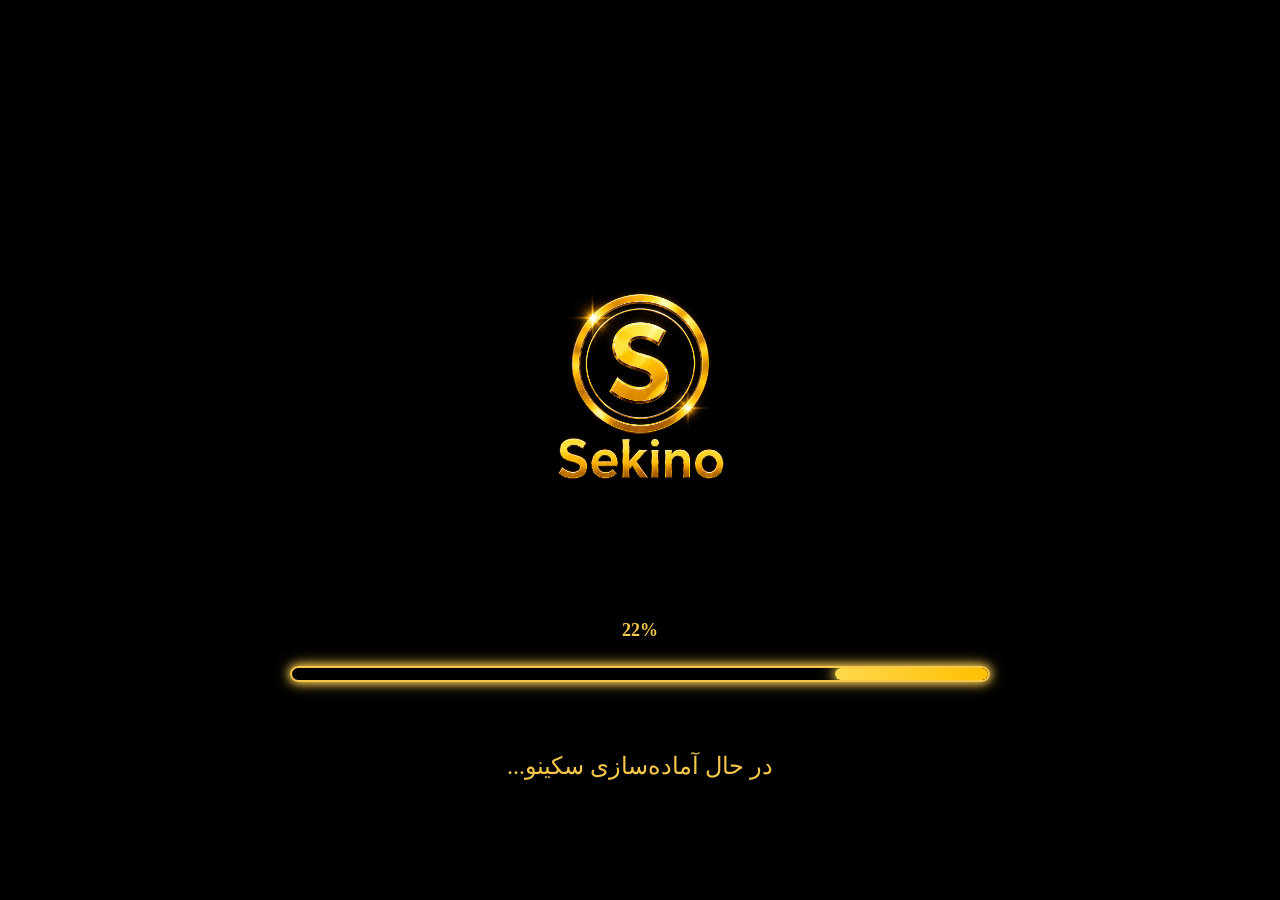
<file: index.html>
<!DOCTYPE html><html lang="fa" dir="rtl">
  <head>
    <meta charset="UTF-8"><meta name="viewport" content="width=device-width, initial-scale=1.0">
<title>Sekino</title>
<style>

*{
margin:0;
padding:0;
box-sizing:border-box;
}

body{

background:#000000;

height:100vh;

display:flex;
justify-content:center;
align-items:center;

font-family:tahoma;

overflow:hidden;

}

.container{

width:100%;

display:flex;
flex-direction:column;
align-items:center;

}

.logo{
width:320px;
max-width:85%;

margin-top:120px;

margin-bottom:60px;
}

.percent{

color:#f5c84c;

font-size:18px;

font-weight:bold;

margin-bottom:25px;

}

.progress-box{

width:70%;

max-width:700px;

height:16px;

border:2px solid #f5c84c;

border-radius:50px;

overflow:hidden;

box-shadow:
0 0 8px #f5c84c,
0 0 15px #f5c84c;

}

.progress{

width:0%;

height:100%;

border-radius:50px;

background:linear-gradient(
90deg,
#ffd84d,
#ffbf00
);

box-shadow:
0 0 10px #ffd84d,
0 0 20px #ffd84d;

}

.loading{

margin-top:70px;

color:#f5c84c;

font-size:24px;

}

</style>
<link rel="icon" type="image/png" href="icon-512.png">
</head>
<body>
  <div class="container"><img
src="logo.png"
class="logo"
alt="Sekino">

<div
id="percent"
class="percent">
0%
</div><div class="progress-box"><div
id="progress"
class="progress">
</div></div><div class="loading">
در حال آماده‌سازی سکینو...
</div>
</div>
<script>
let percent = 0;

let timer = setInterval(function(){

percent++;

document.getElementById(
    "percent"
).innerText =
percent + "%";

document.getElementById(
    "progress"
).style.width =
percent + "%";

if(percent >= 100){

    clearInterval(timer);

    setTimeout(function(){

        window.location.replace(
            "home.html"
        );

    },300);

}

},50);

</script>
</body>
</html>
</file>
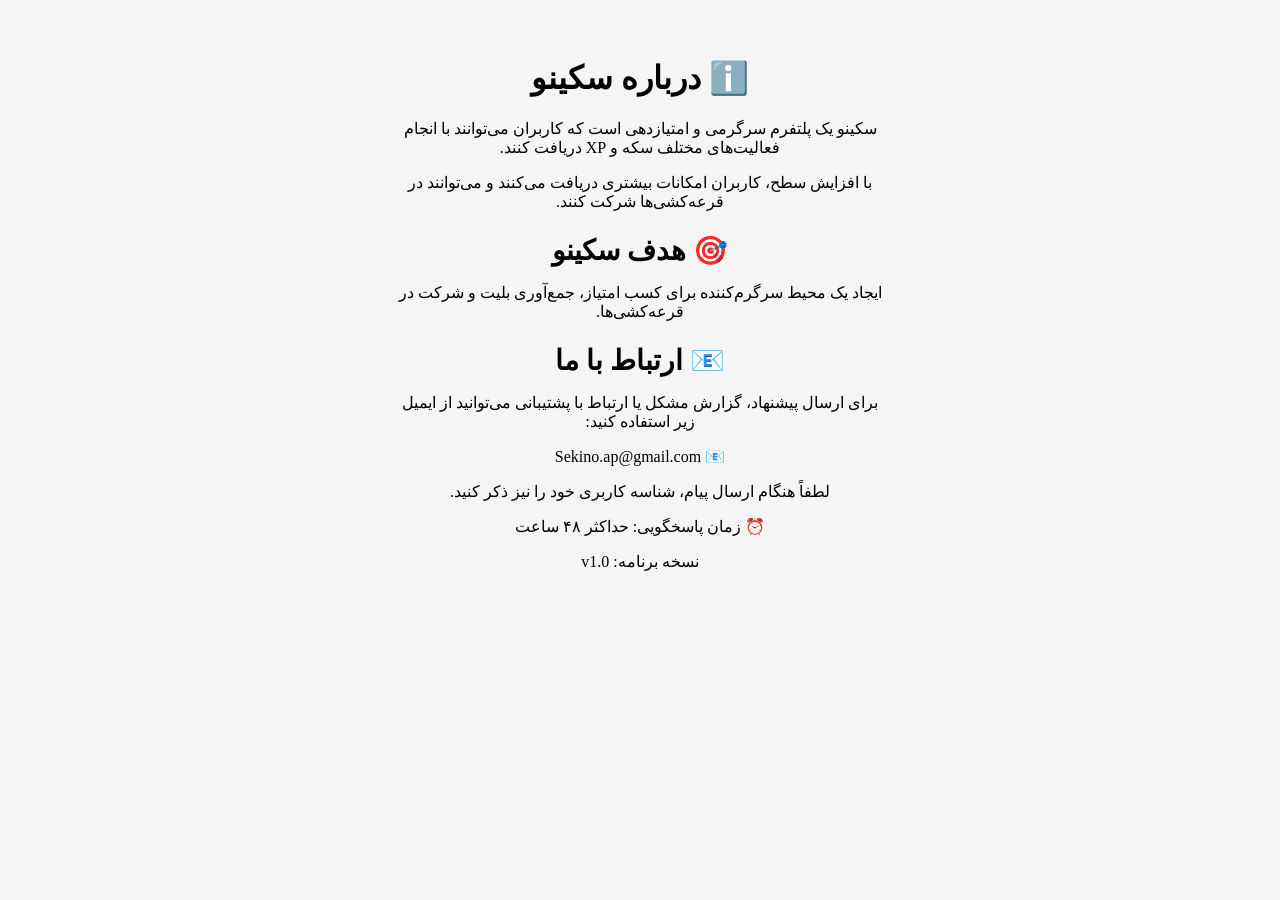
<file: about.html>
<!DOCTYPE html><html lang="fa" dir="rtl"><head><meta charset="UTF-8"><meta name="viewport"
content="width=device-width, initial-scale=1.0">

<title>درباره سکینو</title><link rel="stylesheet" href="style.css"></head>
<body>
  <div class="container"><h1>ℹ️ درباره سکینو</h1><p>
سکینو یک پلتفرم سرگرمی و امتیازدهی است که کاربران می‌توانند با انجام فعالیت‌های مختلف سکه و XP دریافت کنند.
</p><p>
با افزایش سطح، کاربران امکانات بیشتری دریافت می‌کنند و می‌توانند در قرعه‌کشی‌ها شرکت کنند.
</p><h2>🎯 هدف سکینو</h2><p>
ایجاد یک محیط سرگرم‌کننده برای کسب امتیاز، جمع‌آوری بلیت و شرکت در قرعه‌کشی‌ها.
</p>
<h2>📧 ارتباط با ما</h2>

<p>
برای ارسال پیشنهاد، گزارش مشکل یا ارتباط با پشتیبانی می‌توانید از ایمیل زیر استفاده کنید:
</p>

<p>
📧 Sekino.ap@gmail.com
</p>

<p>
لطفاً هنگام ارسال پیام، شناسه کاربری خود را نیز ذکر کنید.
</p>
<p>
⏰ زمان پاسخگویی:
حداکثر ۴۸ ساعت
</p>
<p>
نسخه برنامه: v1.0
</p>
</div>
</body>
</html>
</file>
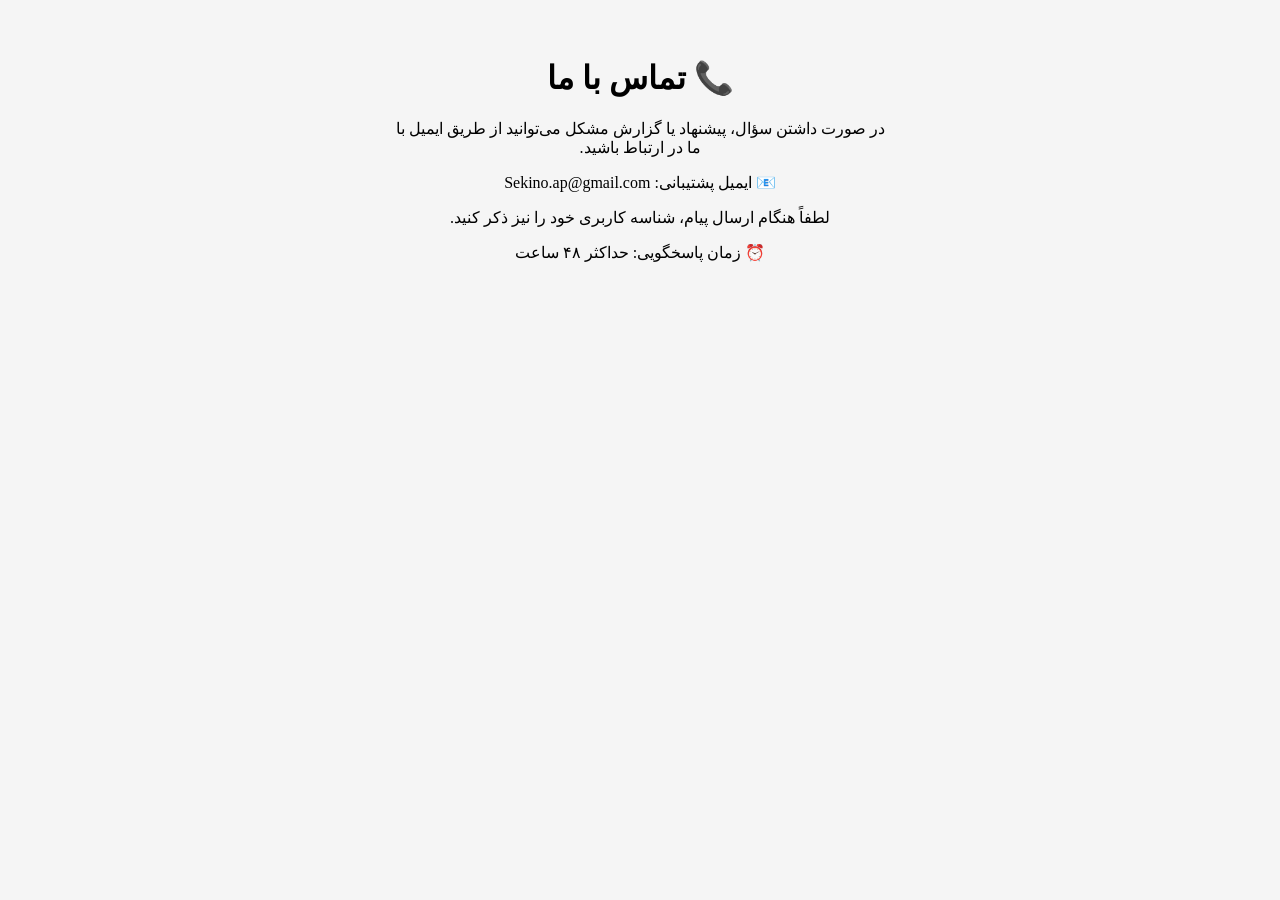
<file: contact.html>
<!DOCTYPE html><html lang="fa" dir="rtl"><head><meta charset="UTF-8"><meta name="viewport"
content="width=device-width, initial-scale=1.0">

<title>تماس با ما</title><link rel="stylesheet" href="style.css"></head>
<body>
  <div class="container"><h1>📞 تماس با ما</h1><p>
در صورت داشتن سؤال، پیشنهاد یا گزارش مشکل می‌توانید از طریق ایمیل با ما در ارتباط باشید.
</p><p>
📧 ایمیل پشتیبانی:
Sekino.ap@gmail.com
</p><p>
لطفاً هنگام ارسال پیام، شناسه کاربری خود را نیز ذکر کنید.
</p><p>
⏰ زمان پاسخگویی:
حداکثر ۴۸ ساعت
</p>
</div>
</body>
</html>
</file>
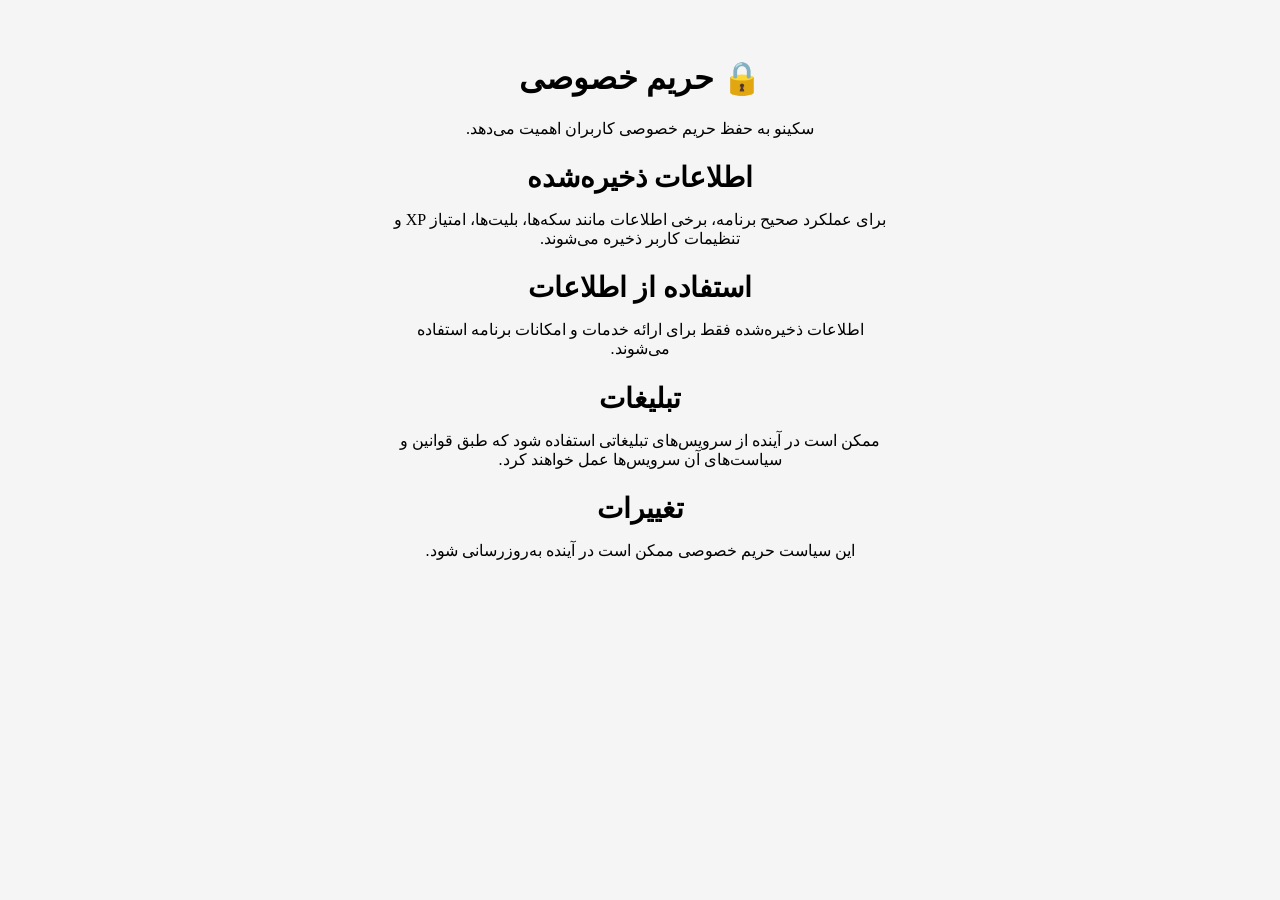
<file: privacy.html>
<!DOCTYPE html><html lang="fa" dir="rtl"><head>
<meta charset="UTF-8">
<meta name="viewport" content="width=device-width, initial-scale=1.0">
<title>حریم خصوصی</title>
<link rel="stylesheet" href="style.css">
</head>
<body>
  <div class="container"><h1>🔒 حریم خصوصی</h1><p>
سکینو به حفظ حریم خصوصی کاربران اهمیت می‌دهد.
</p><h2>اطلاعات ذخیره‌شده</h2><p>
برای عملکرد صحیح برنامه، برخی اطلاعات مانند سکه‌ها، بلیت‌ها، امتیاز XP و تنظیمات کاربر ذخیره می‌شوند.
</p><h2>استفاده از اطلاعات</h2><p>
اطلاعات ذخیره‌شده فقط برای ارائه خدمات و امکانات برنامه استفاده می‌شوند.
</p><h2>تبلیغات</h2><p>
ممکن است در آینده از سرویس‌های تبلیغاتی استفاده شود که طبق قوانین و سیاست‌های آن سرویس‌ها عمل خواهند کرد.
</p><h2>تغییرات</h2><p>
این سیاست حریم خصوصی ممکن است در آینده به‌روزرسانی شود.
</p>
</div>
</body>
</html>
</file>
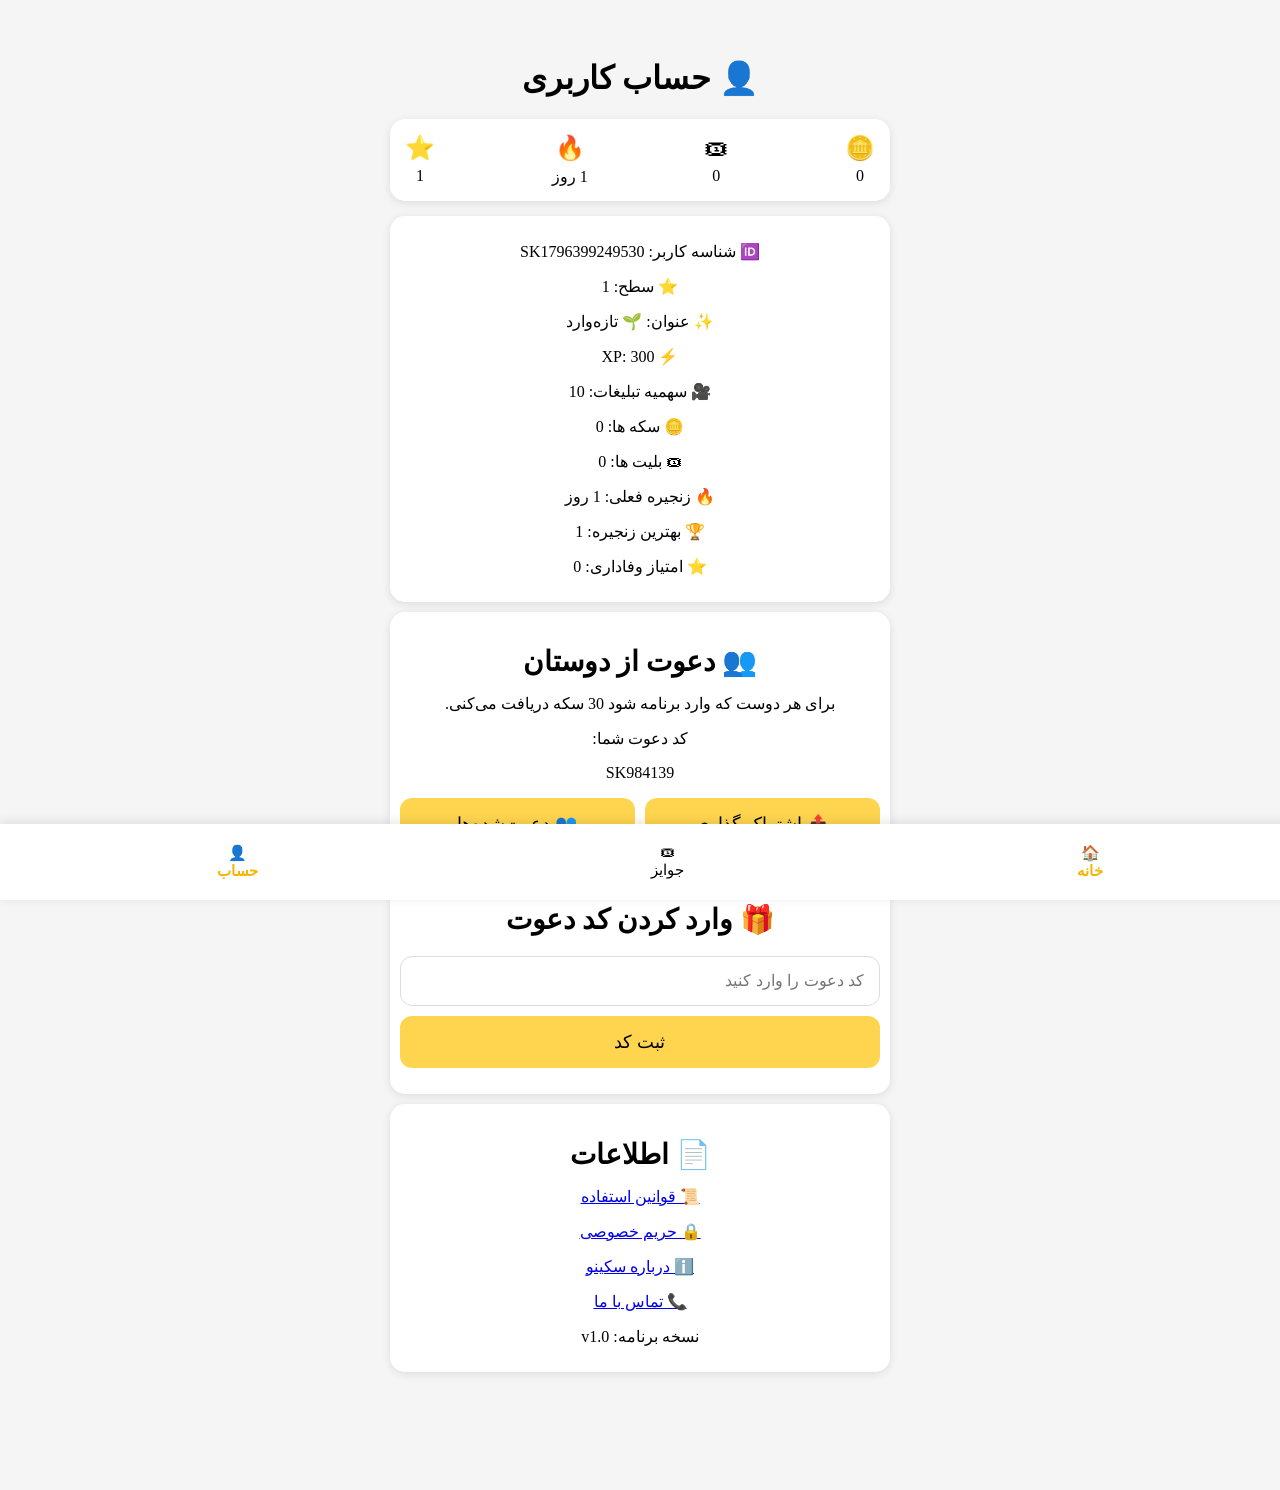
<file: profile.html>
<!DOCTYPE html>
<html lang="fa" dir="rtl">

<head>

<meta charset="UTF-8">

<meta name="viewport"
content="width=device-width, initial-scale=1.0">

<title>حساب کاربری</title>

<link rel="icon" type="image/png" href="icon-512.png">

<link rel="stylesheet" href="style.css">

</head>

<body>

<div class="container">

<h1>👤 حساب کاربری</h1>

<div class="stats-bar">

    <div class="stat-item">
        <span class="icon">🪙</span>
        <span id="coins">0</span>
    </div>

    <div class="stat-item">
        <span class="icon">🎟</span>
        <span id="tickets">0</span>
    </div>

    <div class="stat-item">
        <span class="icon">🔥</span>
        <span id="streak">0</span>
    </div>

<div class="stat-item">
    <span class="icon">⭐</span>
    <span id="level">1</span>
</div>

</div>

<div class="card">
<p>🆔 شناسه کاربر:
<span id="profileUserId"></span></p>

<p>
⭐ سطح:
<span id="profileLevel">
1
</span>
</p>

<p>✨ عنوان:
<span id="profileLevelName">تازه‌وارد</span></p>

<p>⚡ XP:
<span id="profileXp">0</span></p>

<p>🎥 سهمیه تبلیغات:
<span id="profileDailyAdsLimit">10</span></p>

<p>🪙 سکه ها: <span id="profileCoins">0</span></p>

<p>🎟 بلیت ها: <span id="profileTickets">0</span></p>

<p>🔥 زنجیره فعلی: <span id="profileStreak">0</span></p>
<p>🏆 بهترین زنجیره: <span id="profileBestStreak">0</span></p>

<p>⭐ امتیاز وفاداری:
<span id="profileLoyalty">0</span></p>

</div>

<div class="card">

<h2>👥 دعوت از دوستان</h2>

<p>
برای هر دوست که وارد برنامه شود
30 سکه دریافت می‌کنی.
</p>

<p>
کد دعوت شما:
</p>

<p id="inviteCode">
SKINO123
</p>

<div class="invite-buttons">

<button onclick="copyInviteCode()">
📤 اشتراک گذاری
</button>

<button onclick="showInvites()">
👥 دعوت‌شده‌ها
</button>

</div>

</div>

<div class="card">

<h2>🎁 وارد کردن کد دعوت</h2>

<input
type="text"
id="friendInviteCode"
placeholder="کد دعوت را وارد کنید"
>

<button onclick="redeemInviteCode()">
ثبت کد
</button>

<p id="inviteResult"></p>

</div>
<div class="card">

<h2>📄 اطلاعات</h2>

<p>
<a href="terms.html">
📜 قوانین استفاده
</a>
</p>

<p>
<a href="privacy.html">
🔒 حریم خصوصی
</a>
</p>
<p>
<a href="about.html">
ℹ️ درباره سکینو
</a>
</p>
<p>
<a href="contact.html">
📞 تماس با ما
</a>
</p>
<p>
نسخه برنامه:
v1.0
</p>

</div>
</div>

<div id="invitesModal" class="modal">

    <div class="modal-content">

        <h2>👥 دعوت‌شده‌ها</h2>

        <p>
            تعداد دوستان دعوت‌شده:
            <span id="invitedFriendsCount">
                0
            </span>
        </p>

        <p>
            مجموع پاداش:
            <span id="inviteRewardCoins">
                0
            </span>
            سکه
        </p>

        <button onclick="closeInvites()">
            بستن
        </button>

    </div>

</div>

<div class="bottom-nav">

<a class="nav-item active" href="home.html">
🏠
<br>
خانه
</a>

<a class="nav-item" href="rewards.html">
🎟
<br>
جوایز
</a>

<a class="nav-item active" href="profile.html">
👤
<br>
حساب
</a>

</div>

<script>
document.getElementById(
    "profileUserId"
).innerText =
localStorage.getItem(
    "userId"
) || "-";

document.getElementById("profileCoins").innerText =
localStorage.getItem("coins") || 0;

document.getElementById("profileLevel").innerText =
localStorage.getItem("level") || 1;

document.getElementById("profileTickets").innerText =
localStorage.getItem("tickets") || 0;

document.getElementById("profileStreak").innerText =
(localStorage.getItem("streak") || 0) + " روز";
document.getElementById("profileBestStreak").innerText =
localStorage.getItem("bestStreak") || 0;
let inviteCode =
localStorage.getItem("inviteCode");

if(!inviteCode){

    inviteCode =
    "SK" +
    Math.floor(
        100000 + Math.random() * 900000
    );

    localStorage.setItem(
        "inviteCode",
        inviteCode
    );
}

document.getElementById("inviteCode").innerText =
inviteCode;

function copyInviteCode(){

    let inviteCode =
    localStorage.getItem("inviteCode");

    navigator.clipboard.writeText(
        "کد دعوت من در سکینو: " +
        inviteCode
    );

    alert(
        "کد دعوت کپی شد ✅"
    );
}

function redeemInviteCode(){

    let enteredCode =
    document.getElementById(
        "friendInviteCode"
    ).value;

    let myCode =
    localStorage.getItem(
        "inviteCode"
    );

    if(
        enteredCode === ""
    ){

        document.getElementById(
            "inviteResult"
        ).innerText =
        "کد دعوت را وارد کنید";

        return;
    }

let codePattern = /^SK\d{6}$/;

if(
    !codePattern.test(
        enteredCode
    )
){

    document.getElementById(
        "inviteResult"
    ).innerText =
    "فرمت کد دعوت صحیح نیست";

    return;
}

    if(
        enteredCode === myCode
    ){

        document.getElementById(
            "inviteResult"
        ).innerText =
        "نمی‌توانی کد خودت را وارد کنی";

        return;
    }

    if(
        localStorage.getItem(
            "inviteUsed"
        ) === "yes"
    ){

        document.getElementById(
            "inviteResult"
        ).innerText =
        "قبلاً کد دعوت ثبت شده است";

        return;
    }

    let coins =
    Number(
        localStorage.getItem(
            "coins"
        )
    ) || 0;

    coins += 30;

    localStorage.setItem(
        "coins",
        coins
    );

document.getElementById(
    "profileCoins"
).innerText = coins;

document.getElementById(
    "coins"
).innerText = coins;

    localStorage.setItem(
        "inviteUsed",
        "yes"
    );

    document.getElementById(
        "inviteResult"
    ).innerText =
    "🎉 30 سکه دریافت کردی";

}

document.getElementById("profileLoyalty").innerText =
localStorage.getItem("loyaltyPoints") || 0;

document.getElementById("level").innerText =
localStorage.getItem("level") || 1;

document.getElementById("profileLevelName").innerText =
localStorage.getItem("levelName") || "🌱 تازه‌وارد";

document.getElementById("profileXp").innerText =
localStorage.getItem("xp") || 0;

document.getElementById(
    "profileDailyAdsLimit"
).innerText =
localStorage.getItem(
    "maxDailyAds"
) || 10;

document.getElementById("coins").innerText =
localStorage.getItem("coins") || 0;

document.getElementById("tickets").innerText =
localStorage.getItem("tickets") || 0;

document.getElementById("streak").innerText =
(localStorage.getItem("streak") || 0) + " روز";

function showInvites(){

    let invitedFriends =
    Number(
        localStorage.getItem(
            "invitedFriends"
        )
    ) || 0;

    document.getElementById(
        "invitedFriendsCount"
    ).innerText =
    invitedFriends;

    document.getElementById(
        "inviteRewardCoins"
    ).innerText =
    invitedFriends * 30;

    document.getElementById(
        "invitesModal"
    ).style.display =
    "block";

}

function closeInvites(){

    document.getElementById(
        "invitesModal"
    ).style.display =
    "none";

}

</script>

</body>

</html>
</file>
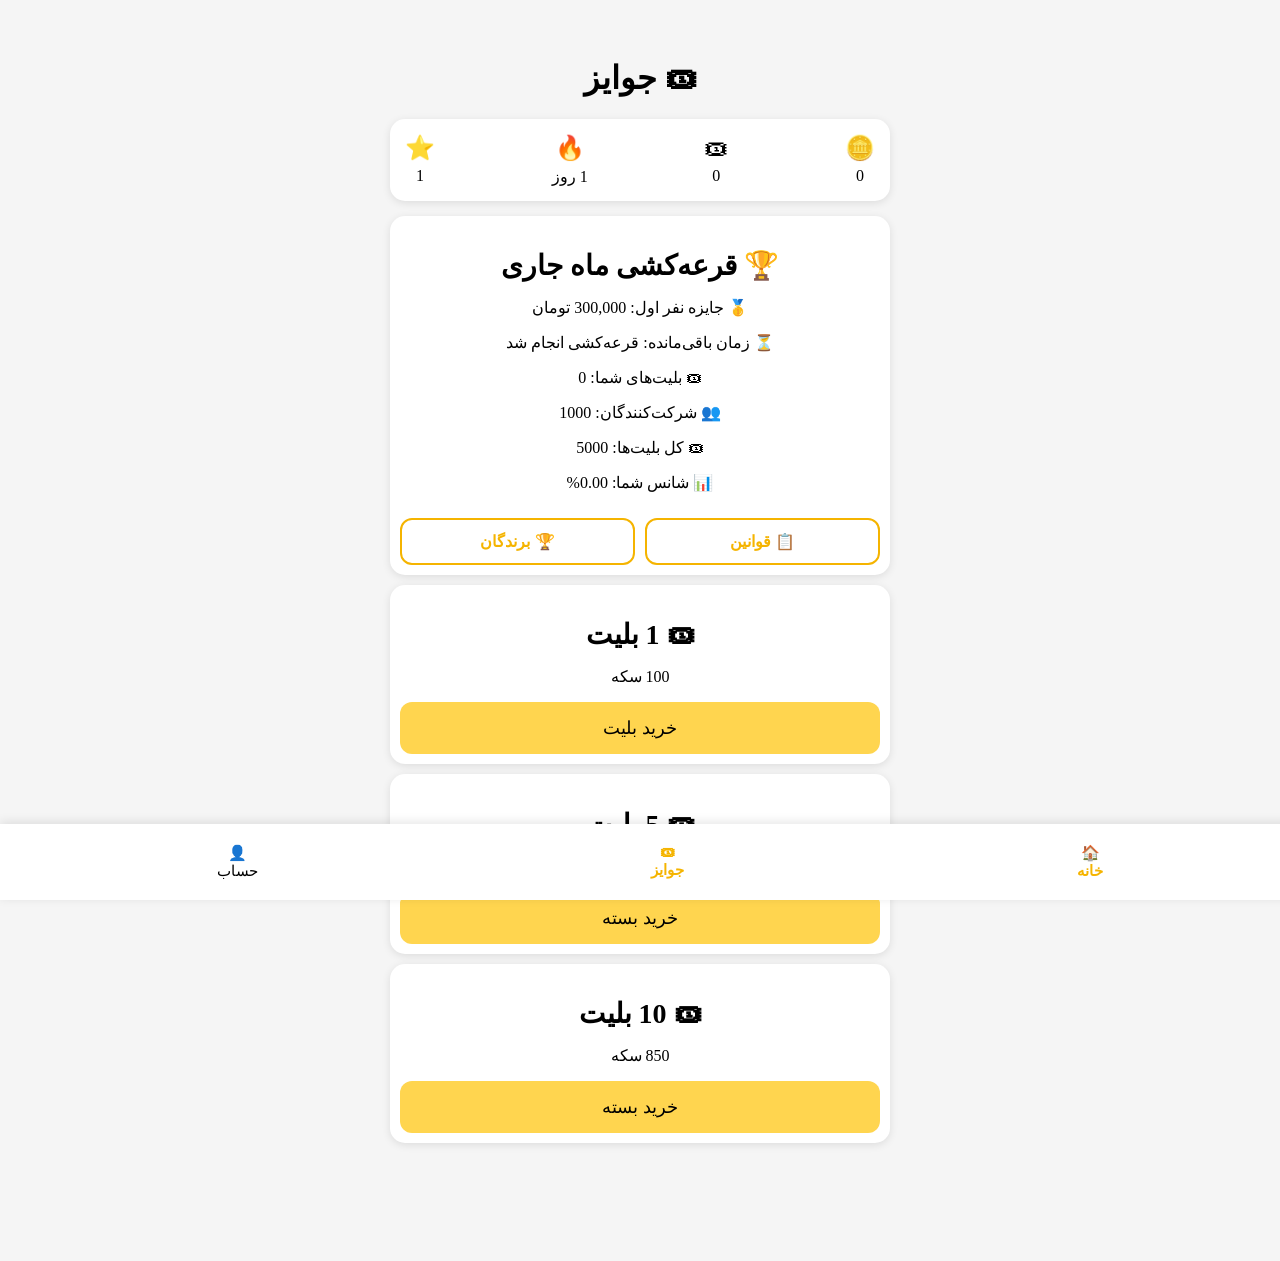
<file: rewards.html>
<!DOCTYPE html>
<html lang="fa" dir="rtl">

<head>

<meta charset="UTF-8">

<meta name="viewport"
content="width=device-width, initial-scale=1.0">

<title>جوایز</title>

<link rel="icon" type="image/png" href="icon-512.png">

<link rel="stylesheet" href="style.css">

</head>

<body>

<div class="container">

<h1>🎟 جوایز</h1>

<div class="stats-bar">

    <div class="stat-item">
        <span class="icon">🪙</span>
        <span id="coins">0</span>
    </div>

    <div class="stat-item">
        <span class="icon">🎟</span>
        <span id="tickets">0</span>
    </div>

    <div class="stat-item">
        <span class="icon">🔥</span>
        <span id="streak">0</span>
    </div>

<div class="stat-item">
    <span class="icon">⭐</span>
    <span id="level">1</span>
</div>

</div>

<div class="card lottery-card">

<h2>🏆 قرعه‌کشی ماه جاری</h2>

<p>
🥇 جایزه نفر اول:
300,000 تومان
</p>

<p>
⏳ زمان باقی‌مانده:
<span id="countdown"></span>
</p>

<p>
🎟 بلیت‌های شما:
<span id="userTicketsForLottery">0</span>
</p>
<p>
👥 شرکت‌کنندگان:
<span id="participantsCount">1000</span>
</p>

<p>
🎟 کل بلیت‌ها:
<span id="totalTicketsLottery">5000</span>
</p>

<p>
📊 شانس شما:
<span id="winChance">0%</span>
</p>
<div class="lottery-buttons">

<button onclick="showRules()">
📋 قوانین
</button>

<button onclick="showWinners()">
🏆 برندگان
</button>

</div>

</div>

<div class="card">

<h2>🎟 1 بلیت</h2>

<p>100 سکه</p>

<button onclick="buyRewardTicket()">
خرید بلیت
</button>

</div>

<div class="card">

<h2>🎟 5 بلیت</h2>

<p>450 سکه</p>

<button onclick="buy5Tickets()">
خرید بسته
</button>

</div>

<div class="card">

<h2>🎟 10 بلیت</h2>

<p>850 سکه</p>

<button onclick="buy10Tickets()">
خرید بسته
</button>

</div>

</div>
<div id="rulesModal" class="modal">

<div class="modal-content">

<h2>📋 قوانین قرعه‌کشی</h2>

<p>✅ هر بلیت یک شانس است</p>

<p>✅ قرعه‌کشی ماهانه برگزار می‌شود</p>

<p>✅ برندگان به صورت تصادفی انتخاب می‌شوند</p>

<button onclick="closeRules()">
بستن
</button>

</div>

</div>
<div id="winnersModal" class="modal">

<div class="modal-content">

<h2>🏆 برندگان دوره قبل</h2>

<p>هنوز برنده‌ای ثبت نشده است</p>

<button onclick="closeWinners()">
بستن
</button>

</div>

</div>

<div class="bottom-nav">

<a class="nav-item active" href="home.html">
🏠
<br>
خانه
</a>

<a class="nav-item active" href="rewards.html">
🎟
<br>
جوایز
</a>

<a class="nav-item" href="profile.html">
👤
<br>
حساب
</a>

</div>

<script>

document.getElementById("coins").innerText =
localStorage.getItem("coins") || 0;

document.getElementById("tickets").innerText =
localStorage.getItem("tickets") || 0;

document.getElementById(
    "userTicketsForLottery"
).innerText =
localStorage.getItem("tickets") || 0;

document.getElementById("streak").innerText =
(localStorage.getItem("streak") || 0) + " روز";
document.getElementById("level").innerText =
localStorage.getItem("level") || 1;

function buyRewardTicket(){

    let coins =
    Number(localStorage.getItem("coins")) || 0;

    let tickets =
    Number(localStorage.getItem("tickets")) || 0;

    if(coins < 100){

        alert("حداقل 100 سکه نیاز داری");

        return;
    }

    coins -= 100;

    tickets += 1;

    localStorage.setItem(
        "coins",
        coins
    );

    localStorage.setItem(
        "tickets",
        tickets
    );

    alert("🎉 یک بلیت خریدی");

    location.reload();
}
function showRules(){

    document.getElementById(
        "rulesModal"
    ).style.display = "block";

}

function closeRules(){

    document.getElementById(
        "rulesModal"
    ).style.display = "none";

}

function showWinners(){

    document.getElementById(
        "winnersModal"
    ).style.display = "block";

}

function closeWinners(){

    document.getElementById(
        "winnersModal"
    ).style.display = "none";

}
let userTickets =
Number(localStorage.getItem("tickets")) || 0;

document.getElementById(
    "userTicketsForLottery"
).innerText = userTickets;

let totalTickets = 5000;

let chance =
(
    userTickets /
    totalTickets
) * 100;

document.getElementById(
    "winChance"
).innerText =
chance.toFixed(2) + "%";

function buy5Tickets(){

    let coins =
    Number(localStorage.getItem("coins")) || 0;

    let tickets =
    Number(localStorage.getItem("tickets")) || 0;

    if(coins < 450){

        alert("سکه کافی نداری");

        return;
    }

    coins -= 450;

    tickets += 5;

    localStorage.setItem("coins", coins);
    localStorage.setItem("tickets", tickets);

    document.getElementById("coins").innerText =
    coins;

    document.getElementById("tickets").innerText =
    tickets;

    document.getElementById(
        "userTicketsForLottery"
    ).innerText = tickets;

    alert("5 بلیت خریداری شد 🎉");

}

function buy10Tickets(){

    let coins =
    Number(localStorage.getItem("coins")) || 0;

    let tickets =
    Number(localStorage.getItem("tickets")) || 0;

    if(coins < 850){

        alert("سکه کافی نداری");

        return;
    }

    coins -= 850;

    tickets += 10;

    localStorage.setItem("coins", coins);
    localStorage.setItem("tickets", tickets);

    document.getElementById("coins").innerText =
    coins;

    document.getElementById("tickets").innerText =
    tickets;

    document.getElementById(
        "userTicketsForLottery"
    ).innerText = tickets;

    alert("10 بلیت خریداری شد 🎉");

}
function updateCountdown(){

    let drawDate =
    new Date("2026-07-22");

    let now =
    new Date();

    let diff =
    drawDate - now;

    if(diff <= 0){

        document.getElementById(
            "countdown"
        ).innerText =
        "قرعه‌کشی انجام شد";

        return;
    }

    let days =
    Math.floor(
        diff / (1000*60*60*24)
    );

    let hours =
    Math.floor(
        (diff % (1000*60*60*24))
        /
        (1000*60*60)
    );

    document.getElementById(
        "countdown"
    ).innerText =
    days +
    " روز و " +
    hours +
    " ساعت";

}
updateCountdown();

setInterval(
    updateCountdown,
    60000
);
</script>

</body>

</html>
</file>
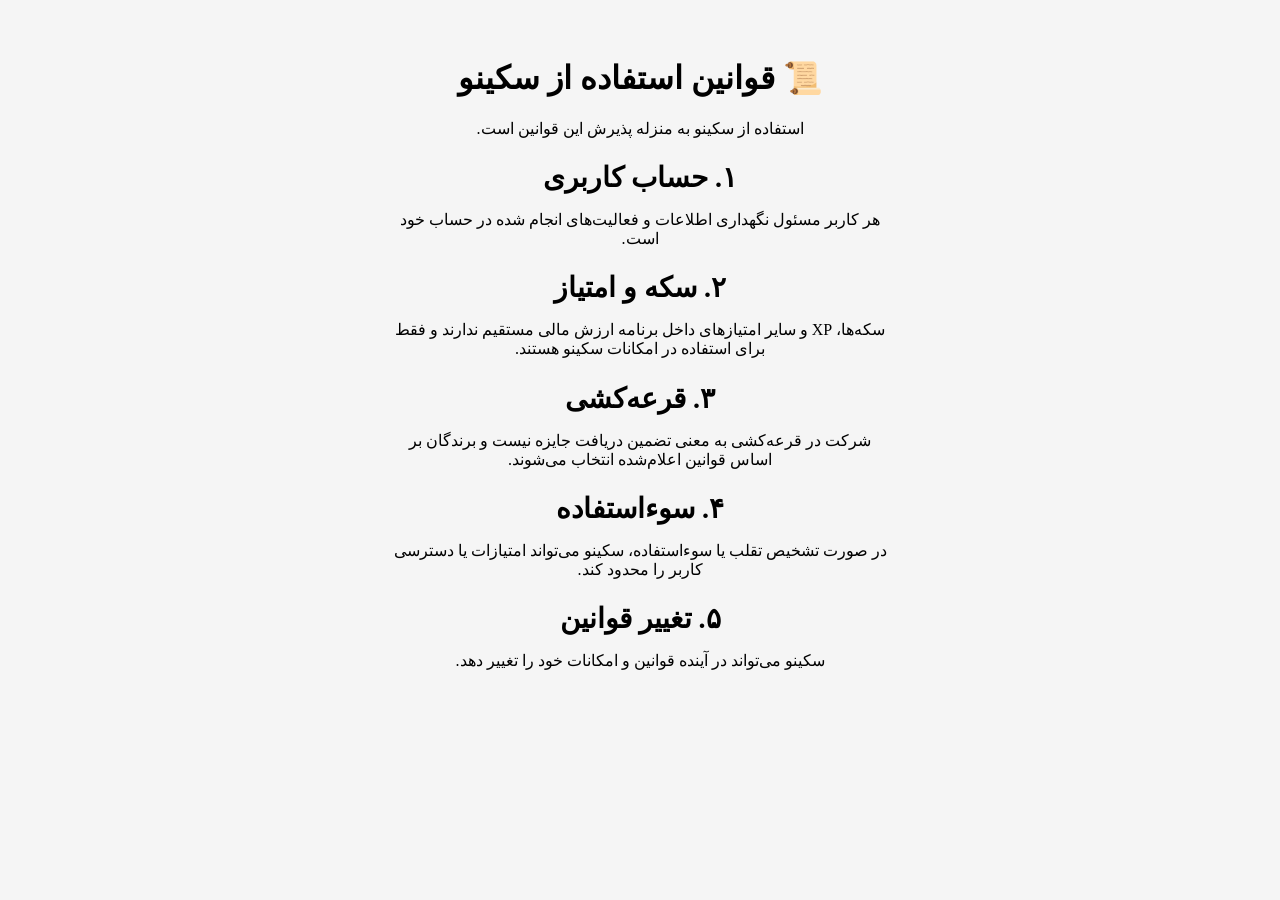
<file: terms.html>
<!DOCTYPE html><html lang="fa" dir="rtl"><head>
<meta charset="UTF-8">
<meta name="viewport" content="width=device-width, initial-scale=1.0">
<title>قوانین استفاده</title>
<link rel="stylesheet" href="style.css">
</head>
<body>
  <div class="container"><h1>📜 قوانین استفاده از سکینو</h1><p>
استفاده از سکینو به منزله پذیرش این قوانین است.
</p><h2>۱. حساب کاربری</h2><p>
هر کاربر مسئول نگهداری اطلاعات و فعالیت‌های انجام شده در حساب خود است.
</p><h2>۲. سکه و امتیاز</h2><p>
سکه‌ها، XP و سایر امتیازهای داخل برنامه ارزش مالی مستقیم ندارند و فقط برای استفاده در امکانات سکینو هستند.
</p><h2>۳. قرعه‌کشی</h2><p>
شرکت در قرعه‌کشی به معنی تضمین دریافت جایزه نیست و برندگان بر اساس قوانین اعلام‌شده انتخاب می‌شوند.
</p><h2>۴. سوءاستفاده</h2><p>
در صورت تشخیص تقلب یا سوءاستفاده، سکینو می‌تواند امتیازات یا دسترسی کاربر را محدود کند.
</p><h2>۵. تغییر قوانین</h2><p>
سکینو می‌تواند در آینده قوانین و امکانات خود را تغییر دهد.
</p>
</div>
</body>
</html>
</file>
<file: style.css>
body{
background:#f5f5f5;
font-family:tahoma;
text-align:center;
padding:20px;
padding-bottom:90px;
}

.container{
    max-width:500px;
    margin:auto;
    padding:10px;
}

.card{
background:white;
padding:10px;
margin:10px 0;
border-radius:15px;
box-shadow:0 2px 8px rgba(0,0,0,.1);
}

button{
width:100%;
padding:15px;
font-size:18px;
border:none;
border-radius:12px;
cursor:pointer;
background:#ffd54f;
}
#result{
margin-top:20px;
font-size:20px;
color:red;
font-weight:bold;
}
h2{
font-size:28px;
margin-bottom:10px;
}
.bottom-nav{

position:fixed;

bottom:0;

left:0;

width:100%;

background:white;

display:flex;

justify-content:space-around;

padding:20px;

box-shadow:0 -2px 10px rgba(0,0,0,.1);

}

.nav-item{

text-align:center;

font-size:15px;

}

.nav-item{

text-align:center;

font-size:15px;

text-decoration:none;

color:black;

}


.active{
font-weight:bold;
color:#f5b400;
}
.stats-bar{
    display:flex;
    justify-content:space-between;
    align-items:center;

    background:white;

    padding:15px;

    margin:15px 0;

    border-radius:15px;

    box-shadow:0 2px 8px rgba(0,0,0,.1);
}

.stat-item{
    display:flex;
    flex-direction:column;

    align-items:center;

    gap:5px;
}

.icon{
    font-size:24px;
}
.ad-btn{
    margin-top:20px;
}
input{

width:100%;

padding:15px;

margin:10px 0;

border:1px solid #ddd;

border-radius:12px;

font-size:16px;

box-sizing:border-box;

}
.modal{

display:none;

position:fixed;

top:0;

left:0;

width:100%;

height:100%;

background:rgba(0,0,0,.6);

z-index:1000;

}

.modal-content{

background:white;

width:80%;

max-width:400px;

margin:100px auto;

padding:20px;

border-radius:20px;

text-align:center;

}
.lottery-card button{

margin-top:10px;

}
.lottery-buttons{

display:flex;

gap:10px;

margin-top:15px;

}

.lottery-buttons button{

flex:1;

padding:12px;

font-size:16px;

}
.lottery-buttons button{

background:#ffffff;

border:2px solid #f5b400;

color:#f5b400;

font-weight:bold;

}
.invite-buttons{

display:flex;

gap:10px;

margin-top:15px;

}

.invite-buttons button{

flex:1;

}
.mission-btn{
margin-top:15px;
margin-bottom:15px;
}
.home-btn{
    margin-bottom:20px;
}
</file>
